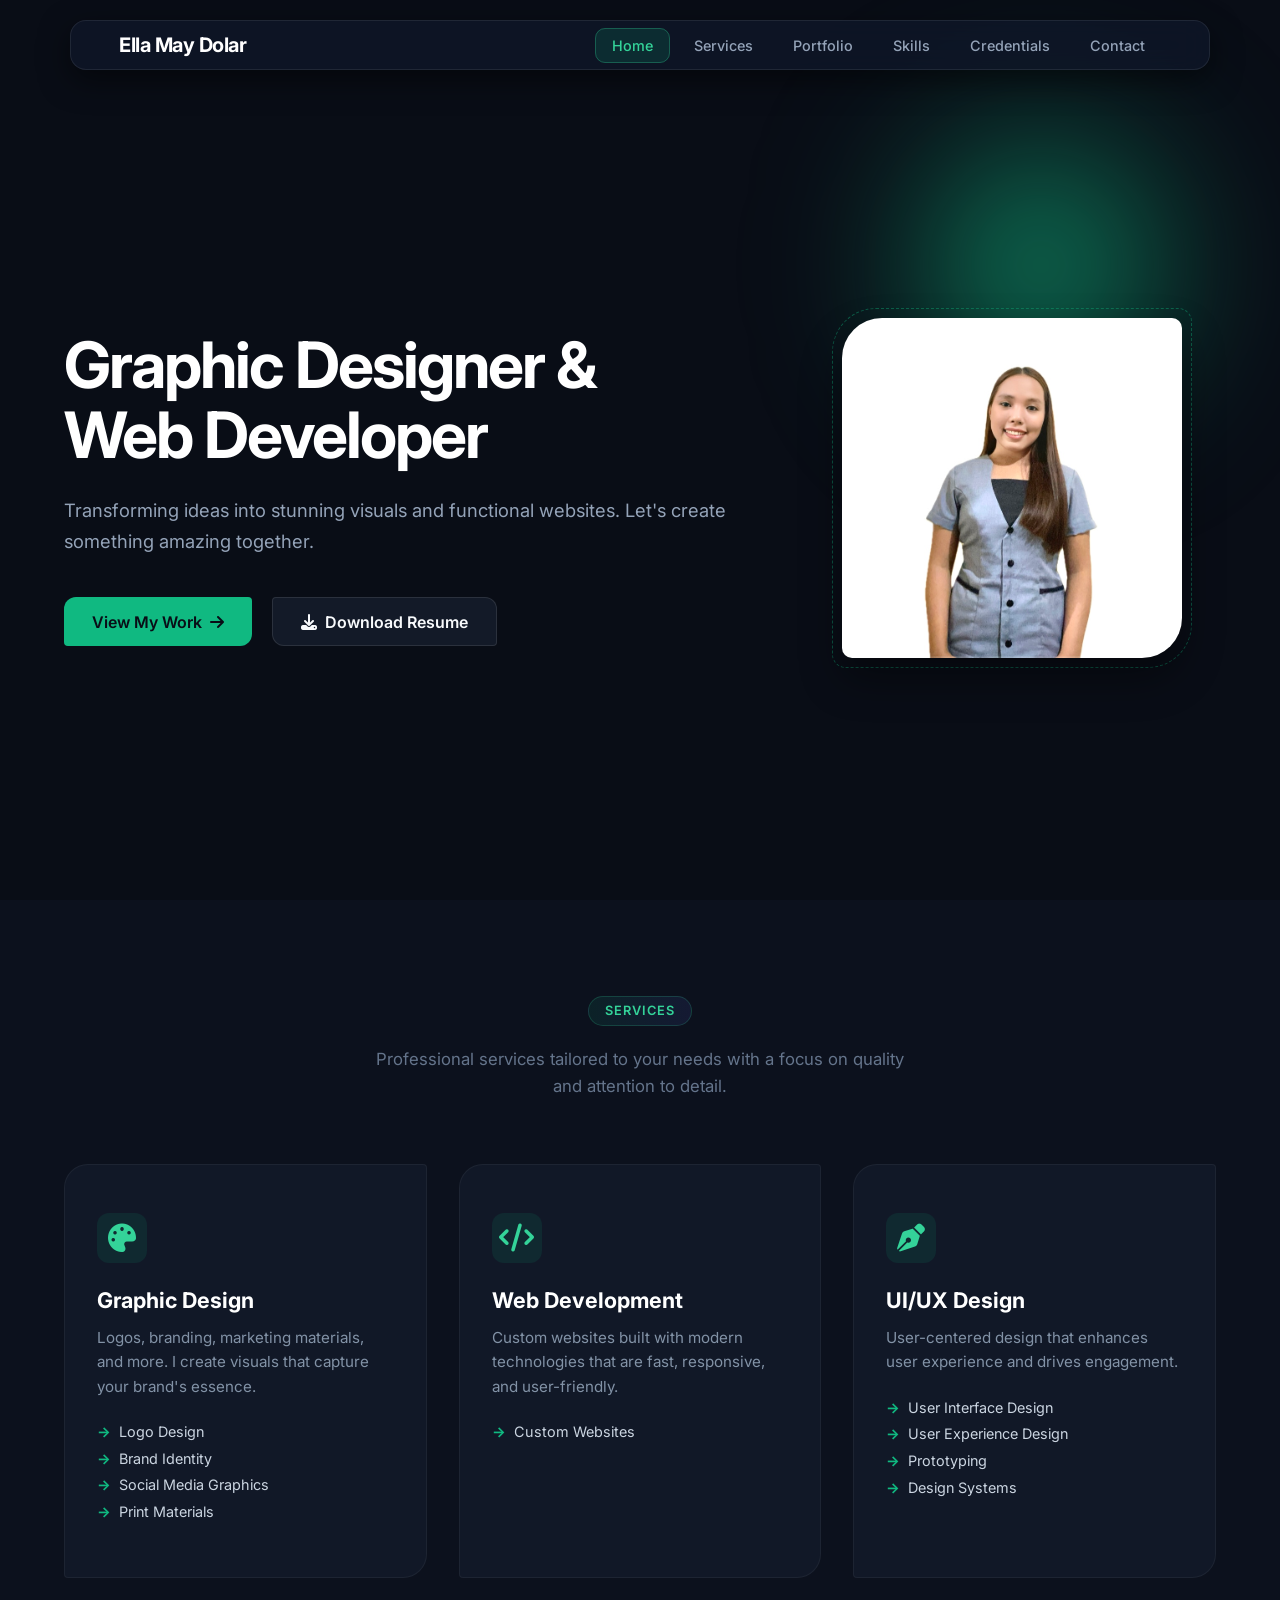
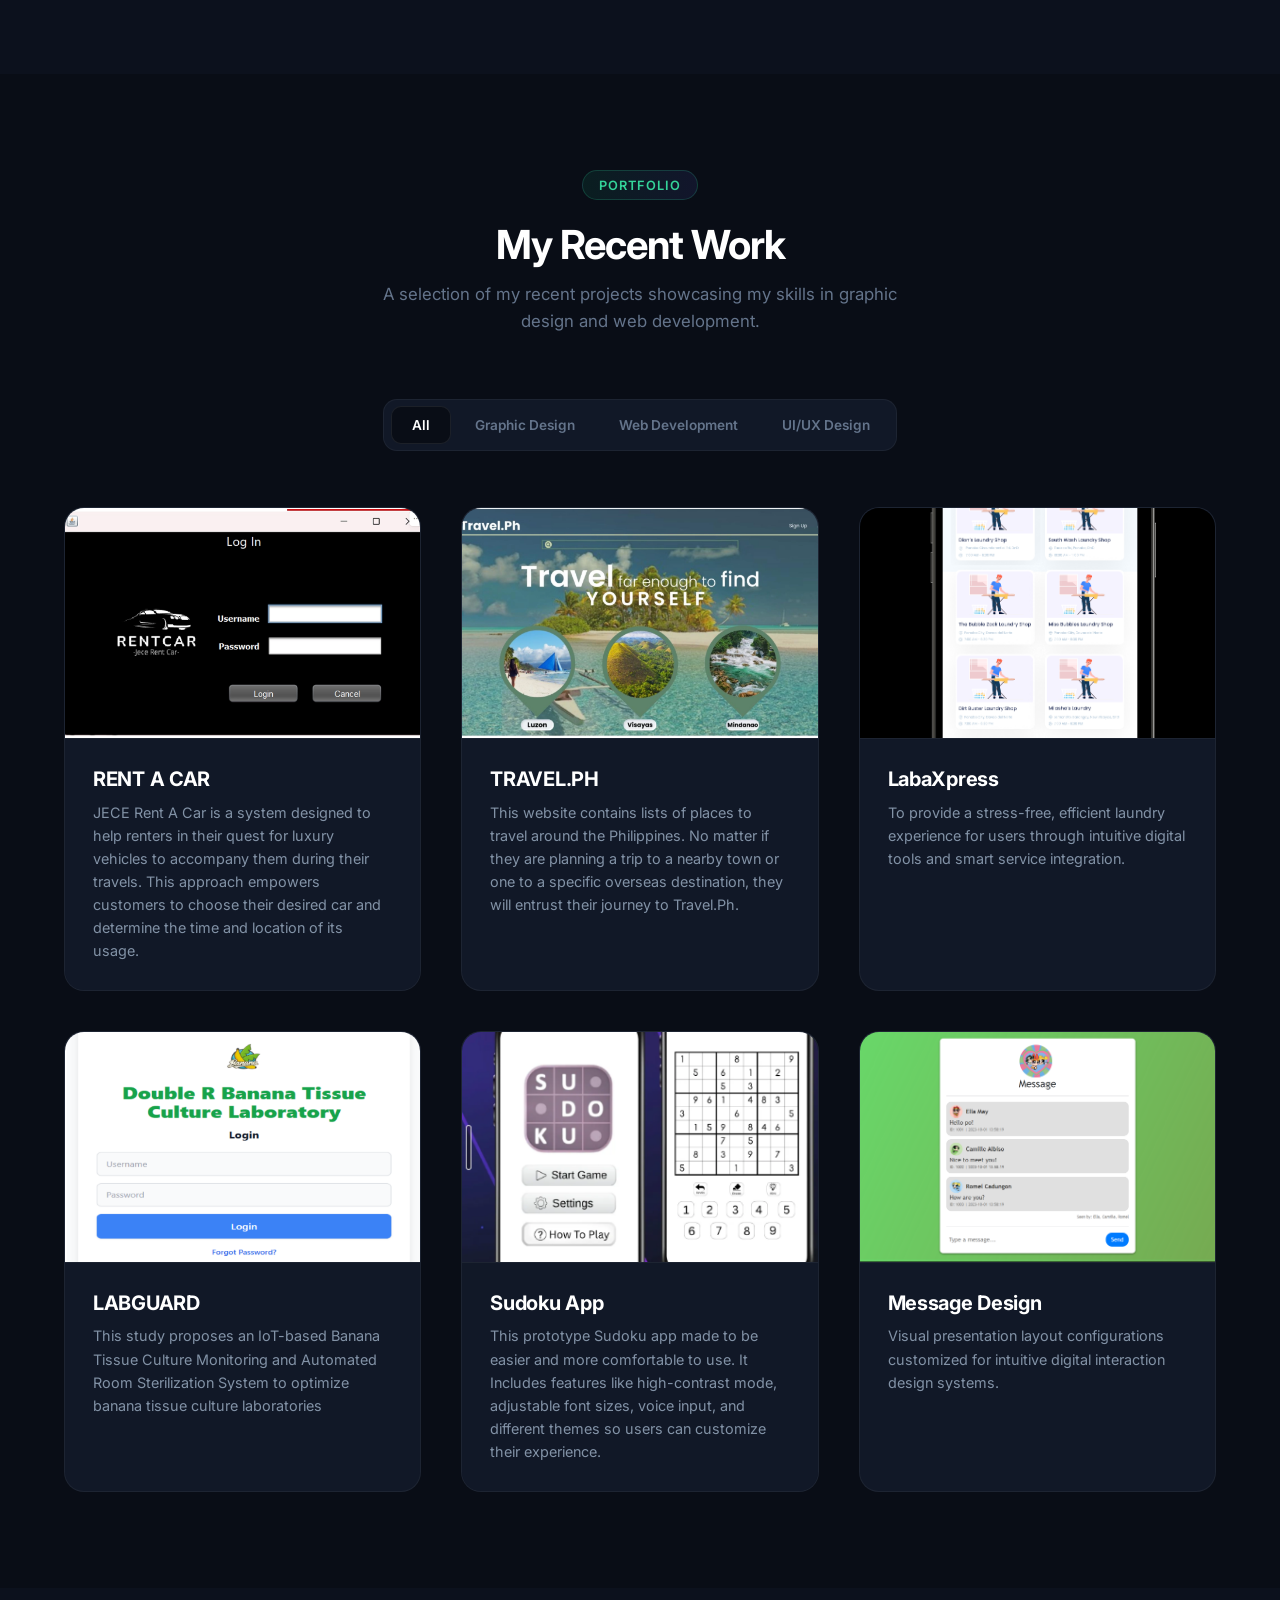
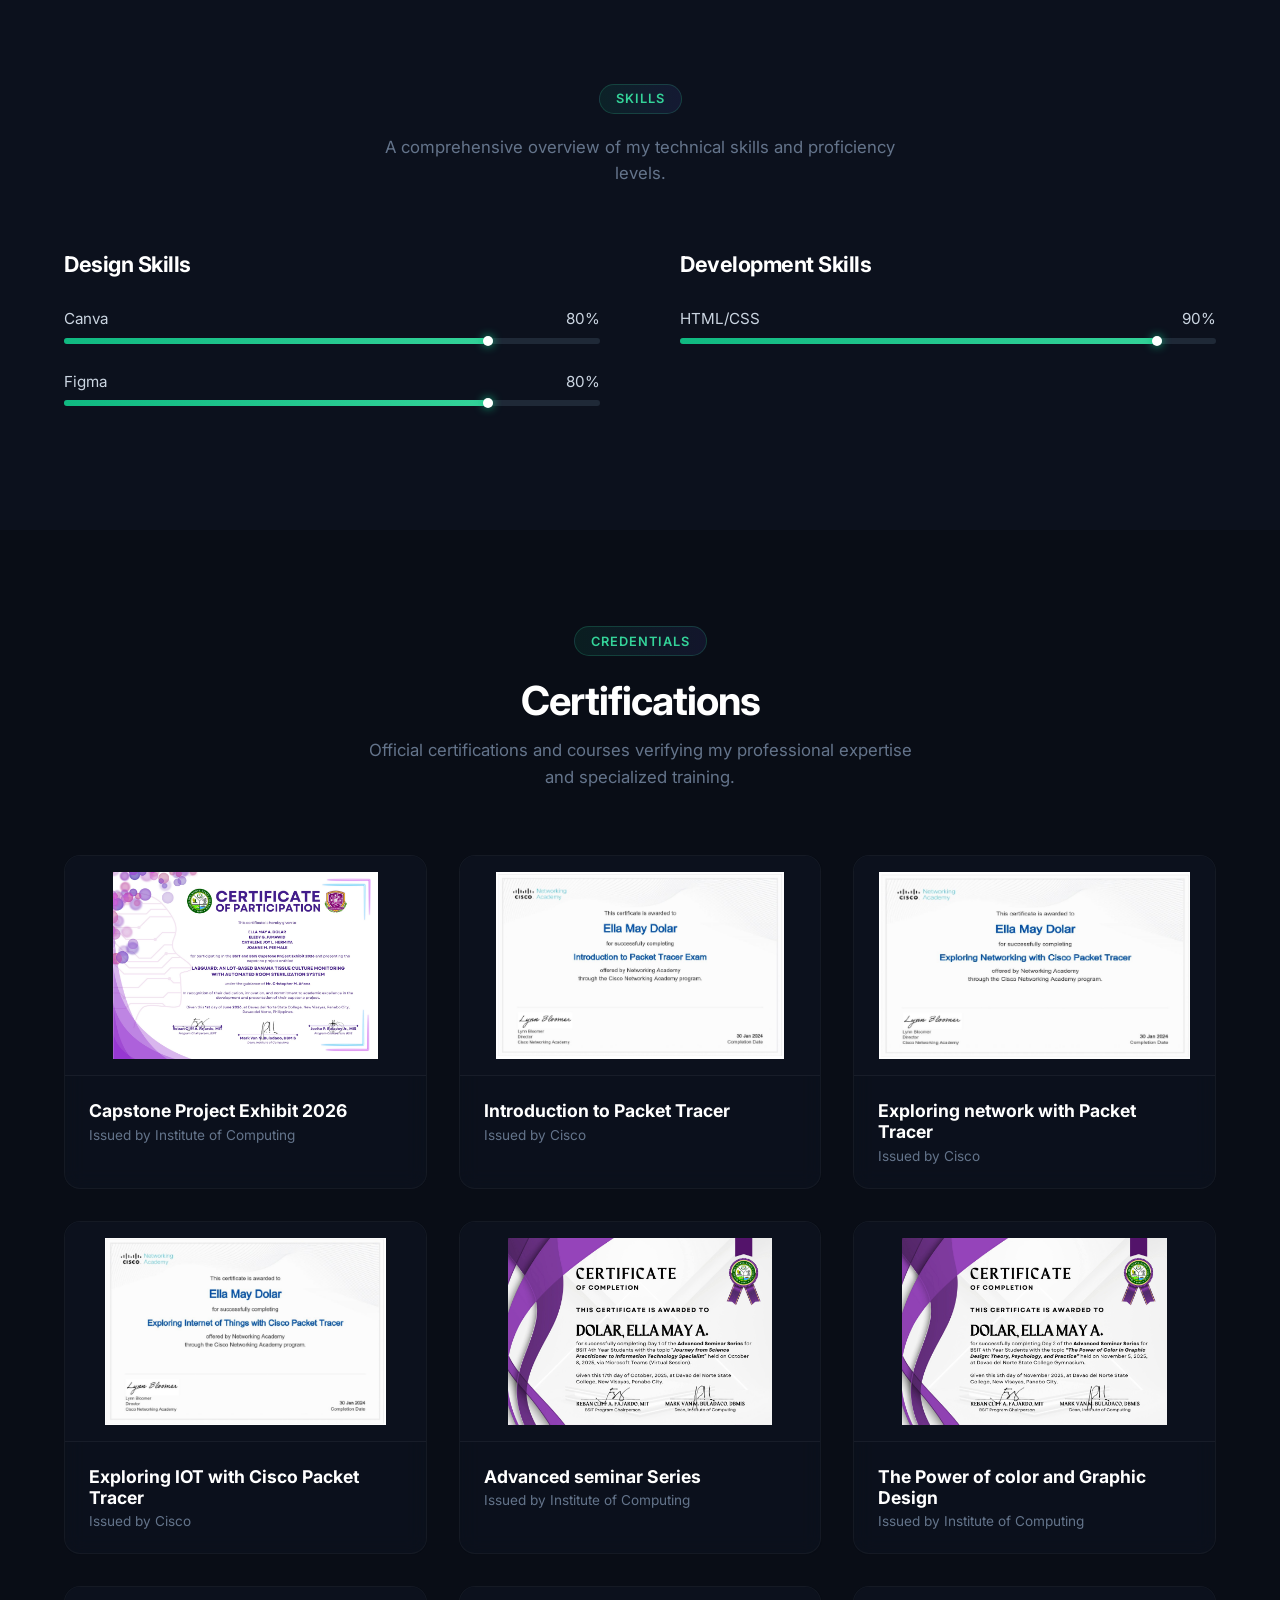
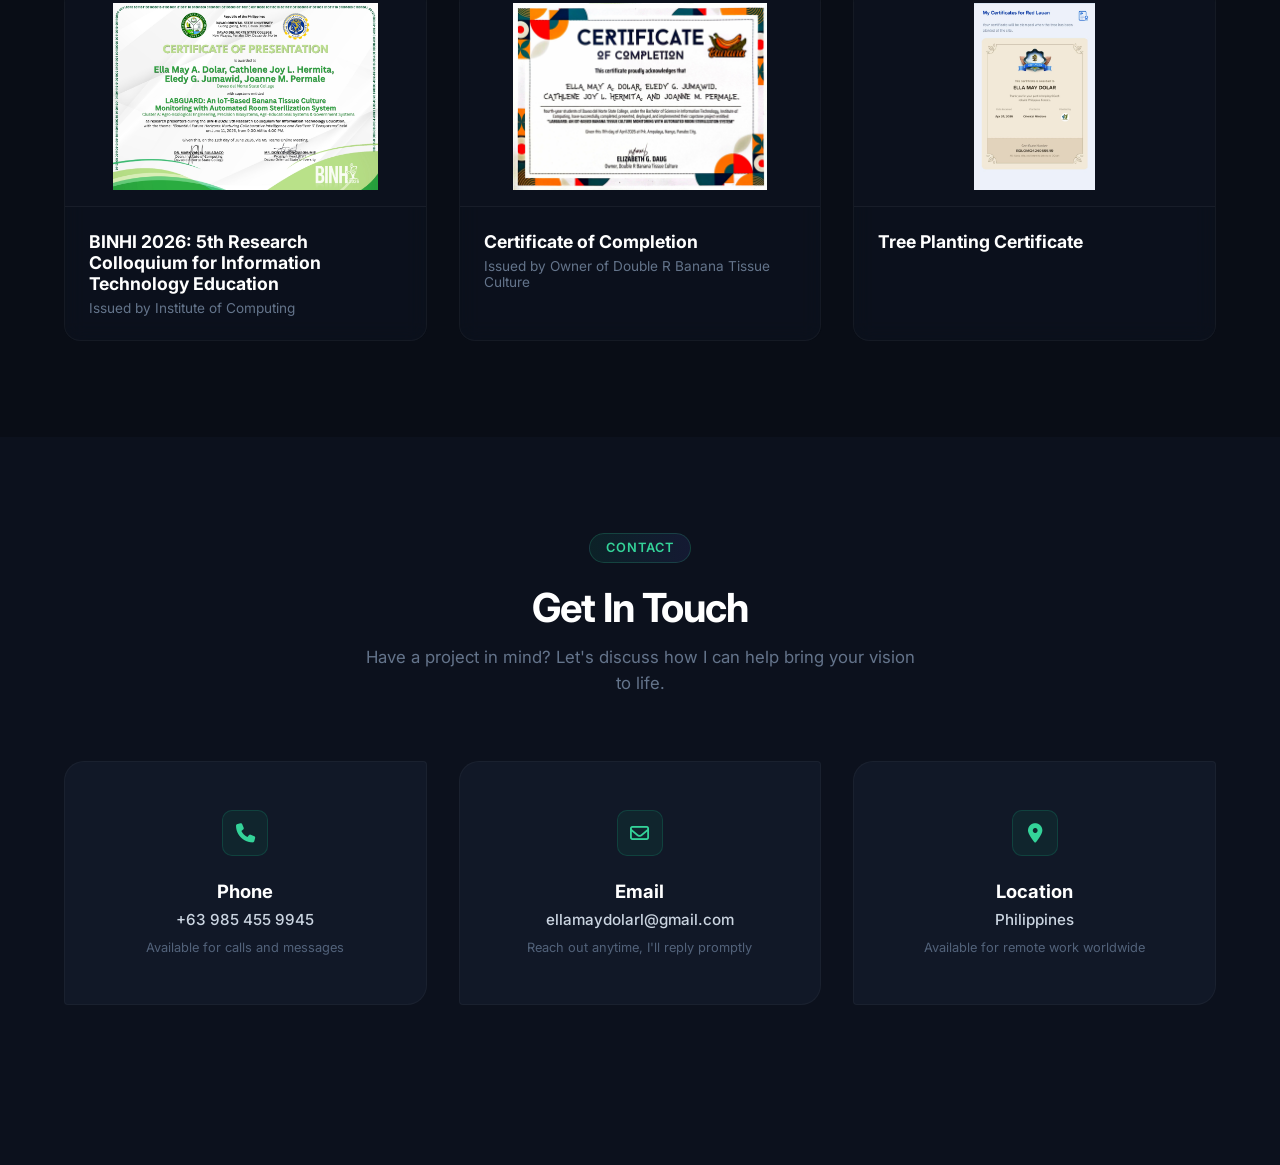
<file: index.html>
<!DOCTYPE html>
<html lang="en">
<head>
    <meta charset="UTF-8">
    <meta name="viewport" content="width=device-width, initial-scale=1.0">
    <title>Ella May A. Dolar | Portfolio</title>
    <link href="https://fonts.googleapis.com/css2?family=Inter:wght@400;500;600;700&display=swap" rel="stylesheet">
    <link rel="stylesheet" href="https://cdnjs.cloudflare.com/ajax/libs/font-awesome/6.4.0/css/all.min.css">
    <link rel="stylesheet" href="style.css">
</head>
<body>

    <nav>
        <div class="container nav-container">
            <div class="logo">Ella May Dolar</div>
            <button class="menu-toggle" id="mobile-menu" aria-label="Toggle navigation">
                <i class="fa-solid fa-bars"></i>
            </button>
            <ul class="nav-links" id="nav-links">
                <li><a href="#home" class="active">Home</a></li>
                <li><a href="#services">Services</a></li>
                <li><a href="#portfolio">Portfolio</a></li>
                <li><a href="#skills">Skills</a></li>
                <li><a href="#credentials">Credentials</a></li>
                <li><a href="#contact">Contact</a></li>
            </ul>
        </div>
    </nav>

    <section id="home">
        <div class="container">
            <div class="hero-grid">
                <div class="hero-text">
                    <h1>Graphic Designer &<br>Web Developer</h1>
                    <p>Transforming ideas into stunning visuals and functional websites. Let's create something amazing together.</p>
                    <div class="hero-buttons">
                        <a href="#portfolio" class="btn-primary">View My Work <i class="fa-solid fa-arrow-right"></i></a>
                        <a href="resume.pdf" class="btn-secondary" download="Ella_May_Dolar_Resume.pdf"><i class="fa-solid fa-download"></i> Download Resume</a>
                    </div>
                </div>
                <div class="hero-avatar-container">
                    <div class="hero-avatar"></div>
                </div>
            </div>
        </div>
    </section>

    <section id="services">
        <div class="container">
            <span class="section-tag">Services</span>
            <p class="section-subtitle">Professional services tailored to your needs with a focus on quality and attention to detail.</p>
            
            <div class="services-grid">
                <div class="service-card">
                    <div class="service-icon"><i class="fa-solid fa-palette"></i></div>
                    <h3>Graphic Design</h3>
                    <p>Logos, branding, marketing materials, and more. I create visuals that capture your brand's essence.</p>
                    <ul class="service-list">
                        <li>Logo Design</li>
                        <li>Brand Identity</li>
                        <li>Social Media Graphics</li>
                        <li>Print Materials</li>
                    </ul>
                </div>

                <div class="service-card">
                    <div class="service-icon"><i class="fa-solid fa-code"></i></div>
                    <h3>Web Development</h3>
                    <p>Custom websites built with modern technologies that are fast, responsive, and user-friendly.</p>
                    <ul class="service-list">
                        <li>Custom Websites</li>
                    </ul>
                </div>

                <div class="service-card">
                    <div class="service-icon"><i class="fa-solid fa-pen-nib"></i></div>
                    <h3>UI/UX Design</h3>
                    <p>User-centered design that enhances user experience and drives engagement.</p>
                    <ul class="service-list">
                        <li>User Interface Design</li>
                        <li>User Experience Design</li>
                        <li>Prototyping</li>
                        <li>Design Systems</li>
                    </ul>
                </div>
            </div>
        </div>
    </section>

    <section id="portfolio">
        <div class="container">
            <span class="section-tag">Portfolio</span>
            <h2 class="section-title">My Recent Work</h2>
            <p class="section-subtitle">A selection of my recent projects showcasing my skills in graphic design and web development.</p>

            <div class="portfolio-filters">
                <button class="filter-btn active">All</button>
                <button class="filter-btn">Graphic Design</button>
                <button class="filter-btn">Web Development</button>
                <button class="filter-btn">UI/UX Design</button>
            </div>

            <div class="portfolio-grid">
                <div class="portfolio-card">
                    <img src="portfolio1.png" alt="Brand Identity Design" class="portfolio-img">
                    <div class="portfolio-info">
                        <h3>RENT A CAR</h3>
                        <p>JECE Rent A Car is a system designed to help renters in their quest for luxury vehicles to accompany them during their travels. This approach empowers customers to choose their desired car and determine the time and location of its usage.</p>
                    </div>
                </div>

                <div class="portfolio-card">
                    <img src="portfolio2.png" alt="E-commerce Website" class="portfolio-img">
                    <div class="portfolio-info">
                        <h3>TRAVEL.PH</h3>
                        <p>This website contains lists of places to travel around the Philippines. No matter if they are planning a trip to a nearby town or one to a specific overseas destination, they will entrust their journey to Travel.Ph.</p>
                    </div>
                </div>

                <div class="portfolio-card">
                    <img src="portfolio3.png" alt="Mobile App UI Design" class="portfolio-img">
                    <div class="portfolio-info">
                        <h3>LabaXpress</h3>
                        <p>To provide a stress-free, efficient laundry experience for users through intuitive digital tools and smart service integration.</p>
                    </div>
                </div>

                <div class="portfolio-card">
                    <img src="portfolio4.png" alt="Corporate Landing Page" class="portfolio-img">
                    <div class="portfolio-info">
                        <h3>LABGUARD</h3>
                        <p>This study proposes an IoT-based Banana Tissue Culture Monitoring and Automated Room Sterilization System to optimize banana tissue culture laboratories</p>
                    </div>
                </div>

                <div class="portfolio-card">
                    <img src="portfolio5.png" alt="Social Media Kit" class="portfolio-img">
                    <div class="portfolio-info">
                        <h3>Sudoku App</h3>
                        <p>This prototype Sudoku app made to be easier and more comfortable to use. It Includes features like high-contrast mode, adjustable font sizes, voice input, and different themes so users can customize their experience.</p>
                    </div>
                </div>

                <div class="portfolio-card">
                    <img src="portfolio6.png" alt="SaaS Dashboard Mockup" class="portfolio-img">
                    <div class="portfolio-info">
                        <h3>Message Design</h3>
                        <p>Visual presentation layout configurations customized for intuitive digital interaction design systems.</p>
                    </div>
                </div>
            </div>
        </div>
    </section>

    <section id="skills">
        <div class="container">
            <span class="section-tag">Skills</span>
            <p class="section-subtitle">A comprehensive overview of my technical skills and proficiency levels.</p>

            <div class="skills-container">
                <div class="skills-column">
                    <h3>Design Skills</h3>
                    <div class="skill-item">
                        <div class="skill-info"><span>Canva</span><span>80%</span></div>
                        <div class="skill-bar-back"><div class="skill-bar-front" style="width: 80%;"></div></div>
                    </div>
                    <div class="skill-item">
                        <div class="skill-info"><span>Figma</span><span>80%</span></div>
                        <div class="skill-bar-back"><div class="skill-bar-front" style="width: 80%;"></div></div>
                    </div>
                </div>

                <div class="skills-column">
                    <h3>Development Skills</h3>
                    <div class="skill-item">
                        <div class="skill-info"><span>HTML/CSS</span><span>90%</span></div>
                        <div class="skill-bar-back"><div class="skill-bar-front" style="width: 90%;"></div></div>
                    </div>
                </div>
            </div>
        </div>
    </section>

    <section id="credentials">
        <div class="container">
            <span class="section-tag">Credentials</span>
            <h2 class="section-title">Certifications</h2>
            <p class="section-subtitle">Official certifications and courses verifying my professional expertise and specialized training.</p>

            <div class="credentials-grid">
                <div class="credential-card">
                    <img src="certificate1.jpg" alt="Certificate 1" class="credential-img">
                    <div class="credential-info">
                        <h3>Capstone Project Exhibit 2026</h3>
                        <p>Issued by Institute of Computing</p>
                    </div>
                </div>

                <div class="credential-card">
                    <img src="certificate2.png" alt="Certificate 2" class="credential-img">
                    <div class="credential-info">
                        <h3>Introduction to Packet Tracer</h3>
                        <p>Issued by Cisco</p>
                    </div>
                </div>

                <div class="credential-card">
                    <img src="certificate3.png" alt="Certificate 3" class="credential-img">
                    <div class="credential-info">
                        <h3>Exploring network with Packet Tracer</h3>
                        <p>Issued by Cisco</p>
                    </div>
                </div>

                <div class="credential-card">
                    <img src="certificate4.png" alt="Certificate 4" class="credential-img">
                    <div class="credential-info">
                        <h3>Exploring IOT with Cisco Packet Tracer</h3>
                        <p>Issued by Cisco</p>
                    </div>
                </div>

                <div class="credential-card">
                    <img src="certificate5.jpg" alt="Certificate 5" class="credential-img">
                    <div class="credential-info">
                        <h3>Advanced seminar Series</h3>
                        <p>Issued by Institute of Computing</p>
                    </div>
                </div>

                <div class="credential-card">
                    <img src="certificate6.jpg" alt="Certificate 6" class="credential-img">
                    <div class="credential-info">
                        <h3>The Power of color and Graphic Design</h3>
                        <p>Issued by Institute of Computing</p>
                    </div>
                </div>

                <div class="credential-card">
                    <img src="certificate7.jpg" alt="Certificate 7" class="credential-img">
                    <div class="credential-info">
                        <h3>BINHI 2026: 5th Research Colloquium for Information Technology Education</h3>
                        <p>Issued by Institute of Computing</p>
                    </div>
                </div>

                <div class="credential-card">
                    <img src="certificate8.jpg" alt="Certificate 8" class="credential-img">
                    <div class="credential-info">
                        <h3>Certificate of Completion</h3>
                        <p>Issued by Owner of Double R Banana Tissue Culture</p>
                    </div>
                </div>

                <div class="credential-card">
                    <img src="certificate9.jpg" alt="Certificate 9" class="credential-img">
                    <div class="credential-info">
                        <h3>Tree Planting Certificate</h3>
                    </div>
                </div>
            </div>
        </div>
    </section>

    <section id="contact">
        <div class="container">
            <span class="section-tag">Contact</span>
            <h2 class="section-title">Get In Touch</h2>
            <p class="section-subtitle">Have a project in mind? Let's discuss how I can help bring your vision to life.</p>

            <div class="contact-grid">
                <div class="contact-card">
                    <div class="contact-icon-wrapper"><i class="fa-solid fa-phone"></i></div>
                    <h3>Phone</h3>
                    <p>+63 985 455 9945</p>
                    <span>Available for calls and messages</span>
                </div>

                <div class="contact-card">
                    <div class="contact-icon-wrapper"><i class="fa-regular fa-envelope"></i></div>
                    <h3>Email</h3>
                    <p>ellamaydolarl@gmail.com</p>
                    <span>Reach out anytime, I'll reply promptly</span>
                </div>

                <div class="contact-card">
                    <div class="contact-icon-wrapper"><i class="fa-solid fa-location-dot"></i></div>
                    <h3>Location</h3>
                    <p>Philippines</p>
                    <span>Available for remote work worldwide</span>
                </div>
            </div>
        </div>
    </section>

    <script>
        const links = document.querySelectorAll('.nav-links a');
        links.forEach(link => {
            link.addEventListener('click', function() {
                links.forEach(l => l.classList.remove('active'));
                this.classList.add('active');
                
                const navLinks = document.getElementById('nav-links');
                if(navLinks.classList.contains('open')) {
                    navLinks.classList.remove('open');
                }
            });
        });

        const mobileMenu = document.getElementById('mobile-menu');
        const navLinks = document.getElementById('nav-links');

        mobileMenu.addEventListener('click', () => {
            navLinks.classList.toggle('open');
        });
    </script>
</body>
</html>
</file>
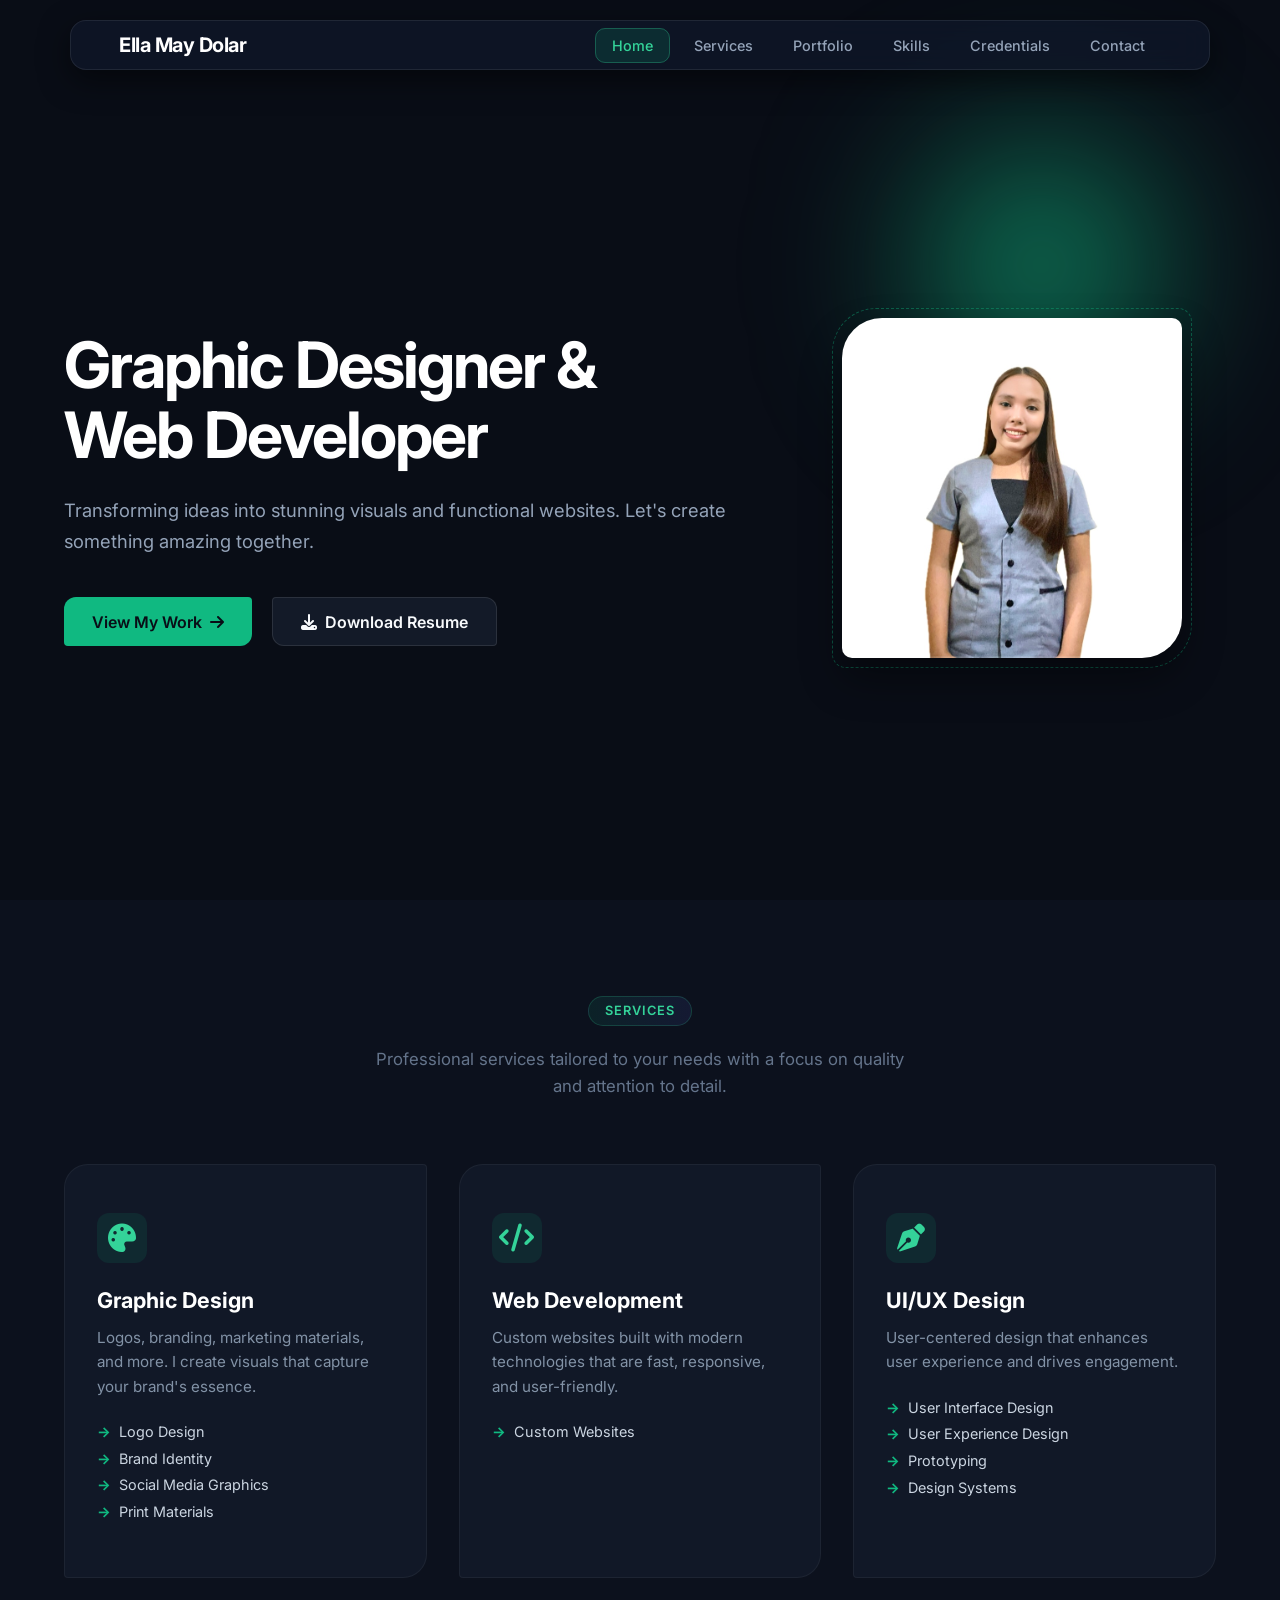
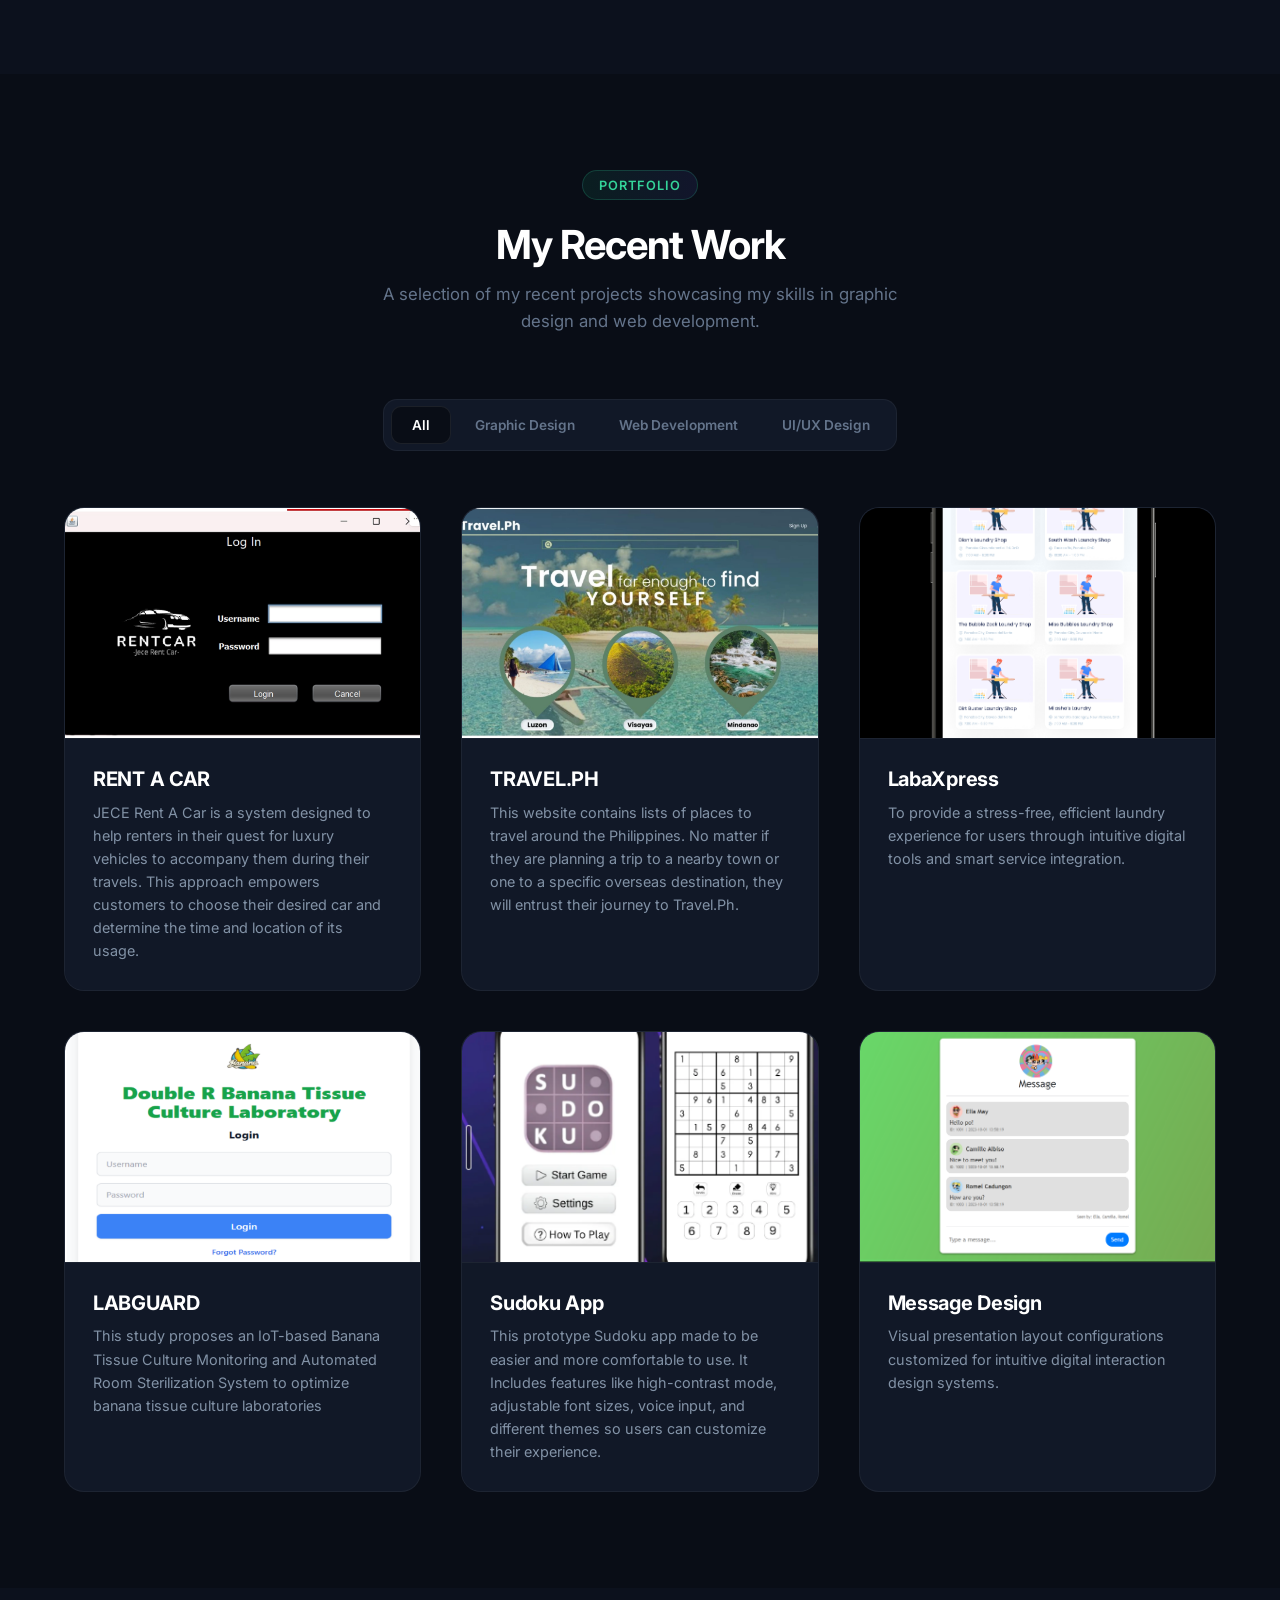
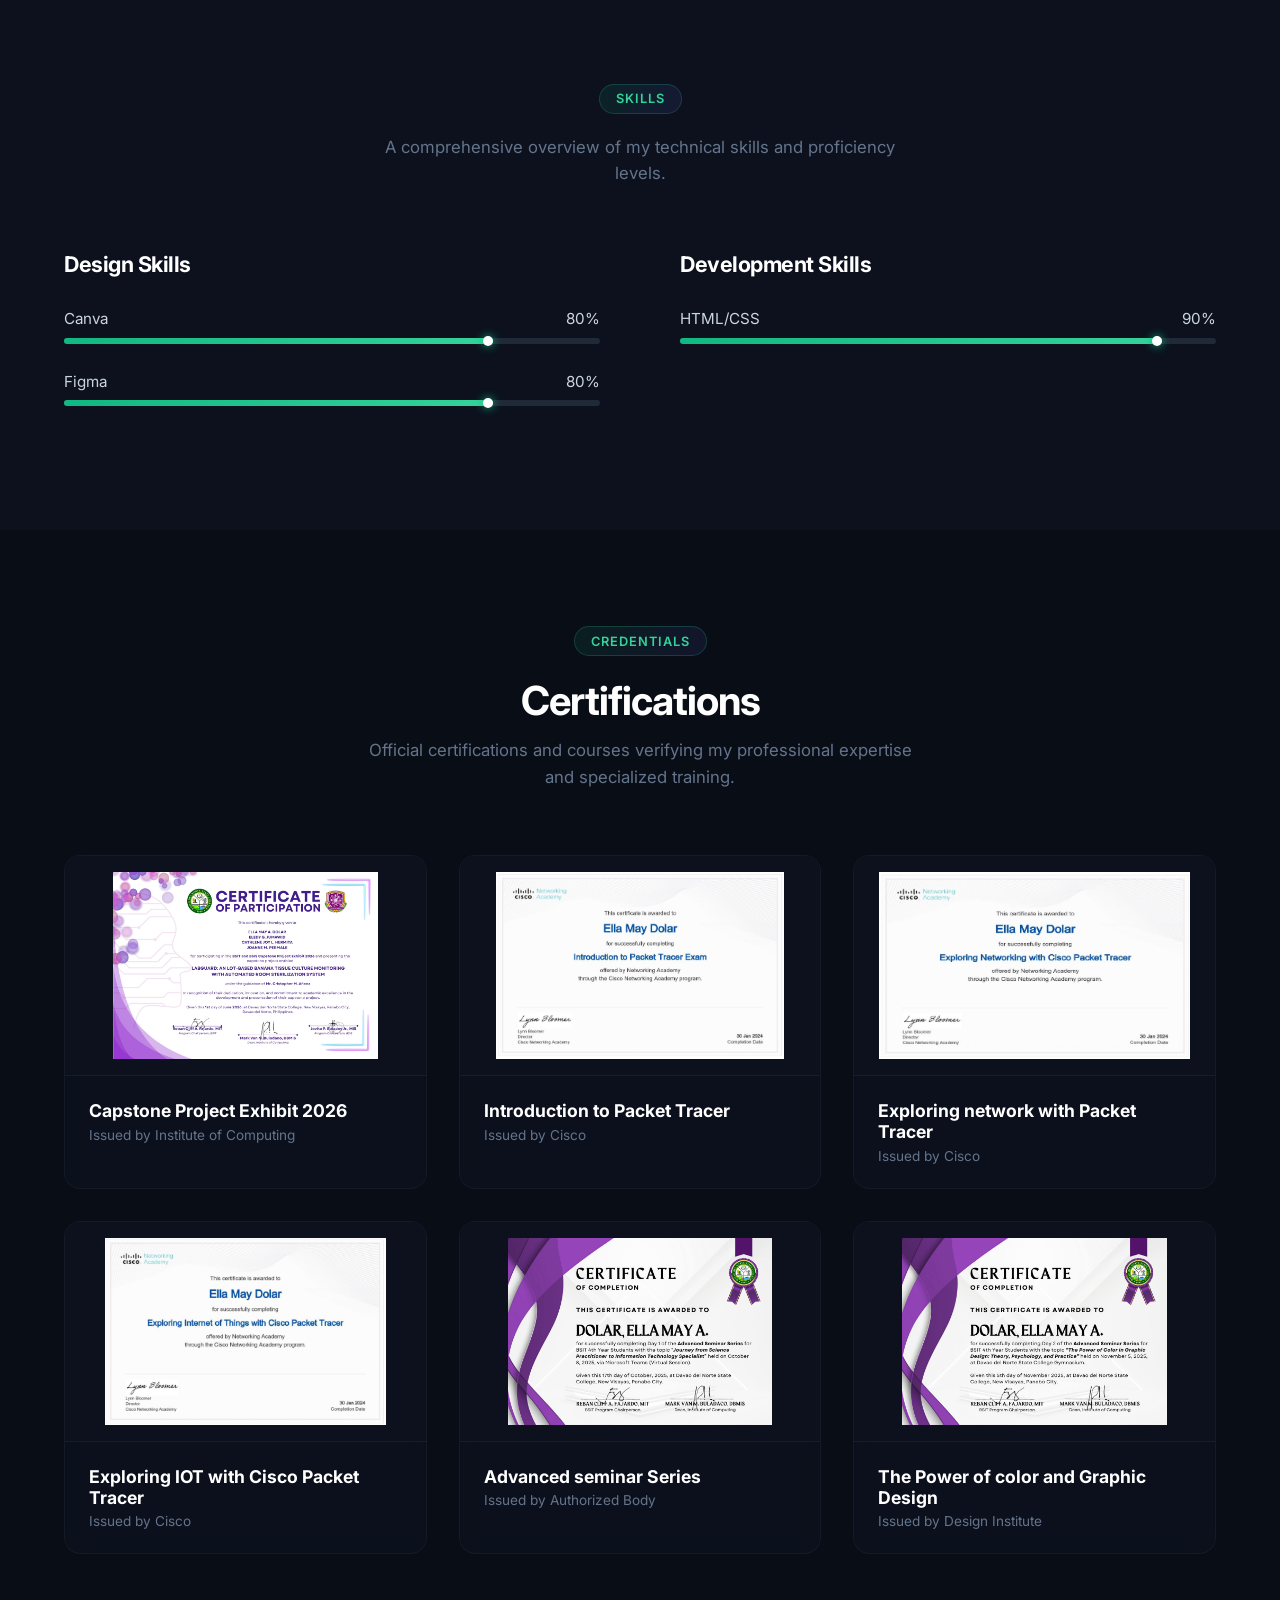
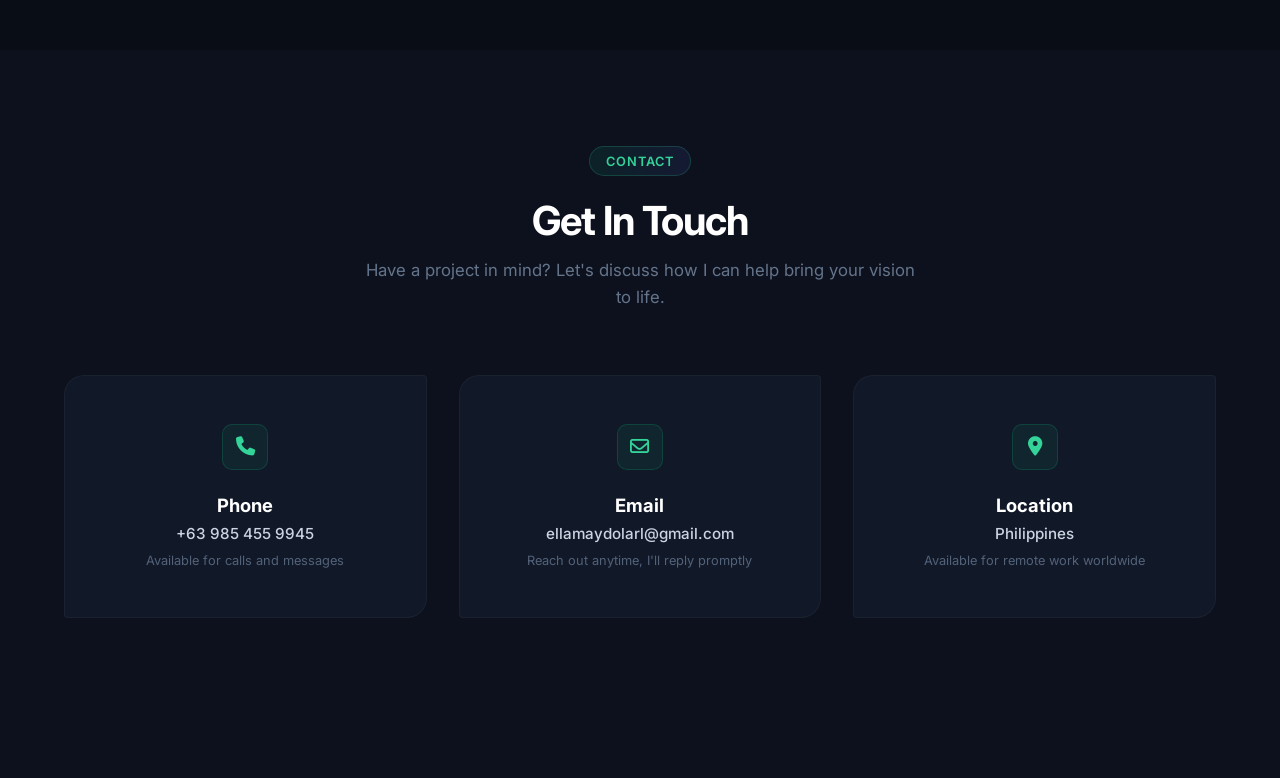
<file: my portfolio/index.html>
<!DOCTYPE html>
<html lang="en">
<head>
    <meta charset="UTF-8">
    <meta name="viewport" content="width=device-width, initial-scale=1.0">
    <title>Ella May A. Dolar | Portfolio</title>
    <link href="https://fonts.googleapis.com/css2?family=Inter:wght@400;500;600;700&display=swap" rel="stylesheet">
    <link rel="stylesheet" href="https://cdnjs.cloudflare.com/ajax/libs/font-awesome/6.4.0/css/all.min.css">
    <link rel="stylesheet" href="style.css">
</head>
<body>

    <nav>
        <div class="container nav-container">
            <div class="logo">Ella May Dolar</div>
            <button class="menu-toggle" id="mobile-menu" aria-label="Toggle navigation">
                <i class="fa-solid fa-bars"></i>
            </button>
            <ul class="nav-links" id="nav-links">
                <li><a href="#home" class="active">Home</a></li>
                <li><a href="#services">Services</a></li>
                <li><a href="#portfolio">Portfolio</a></li>
                <li><a href="#skills">Skills</a></li>
                <li><a href="#credentials">Credentials</a></li>
                <li><a href="#contact">Contact</a></li>
            </ul>
        </div>
    </nav>

    <section id="home">
        <div class="container">
            <div class="hero-grid">
                <div class="hero-text">
                    <h1>Graphic Designer &<br>Web Developer</h1>
                    <p>Transforming ideas into stunning visuals and functional websites. Let's create something amazing together.</p>
                    <div class="hero-buttons">
                        <a href="#portfolio" class="btn-primary">View My Work <i class="fa-solid fa-arrow-right"></i></a>
                        <a href="resume.pdf" class="btn-secondary" download="Ella_May_Dolar_Resume.pdf"><i class="fa-solid fa-download"></i> Download Resume</a>
                    </div>
                </div>
                <div class="hero-avatar-container">
                    <div class="hero-avatar"></div>
                </div>
            </div>
        </div>
    </section>

    <section id="services">
        <div class="container">
            <span class="section-tag">Services</span>
            <p class="section-subtitle">Professional services tailored to your needs with a focus on quality and attention to detail.</p>
            
            <div class="services-grid">
                <div class="service-card">
                    <div class="service-icon"><i class="fa-solid fa-palette"></i></div>
                    <h3>Graphic Design</h3>
                    <p>Logos, branding, marketing materials, and more. I create visuals that capture your brand's essence.</p>
                    <ul class="service-list">
                        <li>Logo Design</li>
                        <li>Brand Identity</li>
                        <li>Social Media Graphics</li>
                        <li>Print Materials</li>
                    </ul>
                </div>

                <div class="service-card">
                    <div class="service-icon"><i class="fa-solid fa-code"></i></div>
                    <h3>Web Development</h3>
                    <p>Custom websites built with modern technologies that are fast, responsive, and user-friendly.</p>
                    <ul class="service-list">
                        <li>Custom Websites</li>
                    </ul>
                </div>

                <div class="service-card">
                    <div class="service-icon"><i class="fa-solid fa-pen-nib"></i></div>
                    <h3>UI/UX Design</h3>
                    <p>User-centered design that enhances user experience and drives engagement.</p>
                    <ul class="service-list">
                        <li>User Interface Design</li>
                        <li>User Experience Design</li>
                        <li>Prototyping</li>
                        <li>Design Systems</li>
                    </ul>
                </div>
            </div>
        </div>
    </section>

    <section id="portfolio">
        <div class="container">
            <span class="section-tag">Portfolio</span>
            <h2 class="section-title">My Recent Work</h2>
            <p class="section-subtitle">A selection of my recent projects showcasing my skills in graphic design and web development.</p>

            <div class="portfolio-filters">
                <button class="filter-btn active">All</button>
                <button class="filter-btn">Graphic Design</button>
                <button class="filter-btn">Web Development</button>
                <button class="filter-btn">UI/UX Design</button>
            </div>

            <div class="portfolio-grid">
                <div class="portfolio-card">
                    <img src="portfolio1.png" alt="Brand Identity Design" class="portfolio-img">
                    <div class="portfolio-info">
                        <h3>RENT A CAR</h3>
                        <p>JECE Rent A Car is a system designed to help renters in their quest for luxury vehicles to accompany them during their travels. This approach empowers customers to choose their desired car and determine the time and location of its usage.</p>
                    </div>
                </div>

                <div class="portfolio-card">
                    <img src="portfolio2.png" alt="E-commerce Website" class="portfolio-img">
                    <div class="portfolio-info">
                        <h3>TRAVEL.PH</h3>
                        <p>This website contains lists of places to travel around the Philippines. No matter if they are planning a trip to a nearby town or one to a specific overseas destination, they will entrust their journey to Travel.Ph.</p>
                    </div>
                </div>

                <div class="portfolio-card">
                    <img src="portfolio3.png" alt="Mobile App UI Design" class="portfolio-img">
                    <div class="portfolio-info">
                        <h3>LabaXpress</h3>
                        <p>To provide a stress-free, efficient laundry experience for users through intuitive digital tools and smart service integration.</p>
                    </div>
                </div>

                <div class="portfolio-card">
                    <img src="portfolio4.png" alt="Corporate Landing Page" class="portfolio-img">
                    <div class="portfolio-info">
                        <h3>LABGUARD</h3>
                        <p>This study proposes an IoT-based Banana Tissue Culture Monitoring and Automated Room Sterilization System to optimize banana tissue culture laboratories</p>
                    </div>
                </div>

                <div class="portfolio-card">
                    <img src="portfolio5.png" alt="Social Media Kit" class="portfolio-img">
                    <div class="portfolio-info">
                        <h3>Sudoku App</h3>
                        <p>This prototype Sudoku app made to be easier and more comfortable to use. It Includes features like high-contrast mode, adjustable font sizes, voice input, and different themes so users can customize their experience.</p>
                    </div>
                </div>

                <div class="portfolio-card">
                    <img src="portfolio6.png" alt="SaaS Dashboard Mockup" class="portfolio-img">
                    <div class="portfolio-info">
                        <h3>Message Design</h3>
                        <p>Visual presentation layout configurations customized for intuitive digital interaction design systems.</p>
                    </div>
                </div>
            </div>
        </div>
    </section>

    <section id="skills">
        <div class="container">
            <span class="section-tag">Skills</span>
            <p class="section-subtitle">A comprehensive overview of my technical skills and proficiency levels.</p>

            <div class="skills-container">
                <div class="skills-column">
                    <h3>Design Skills</h3>
                    <div class="skill-item">
                        <div class="skill-info"><span>Canva</span><span>80%</span></div>
                        <div class="skill-bar-back"><div class="skill-bar-front" style="width: 80%;"></div></div>
                    </div>
                    <div class="skill-item">
                        <div class="skill-info"><span>Figma</span><span>80%</span></div>
                        <div class="skill-bar-back"><div class="skill-bar-front" style="width: 80%;"></div></div>
                    </div>
                </div>

                <div class="skills-column">
                    <h3>Development Skills</h3>
                    <div class="skill-item">
                        <div class="skill-info"><span>HTML/CSS</span><span>90%</span></div>
                        <div class="skill-bar-back"><div class="skill-bar-front" style="width: 90%;"></div></div>
                    </div>
                </div>
            </div>
        </div>
    </section>

    <section id="credentials">
        <div class="container">
            <span class="section-tag">Credentials</span>
            <h2 class="section-title">Certifications</h2>
            <p class="section-subtitle">Official certifications and courses verifying my professional expertise and specialized training.</p>

            <div class="credentials-grid">
                <div class="credential-card">
                    <img src="certificate1.jpg" alt="Certificate 1" class="credential-img">
                    <div class="credential-info">
                        <h3>Capstone Project Exhibit 2026</h3>
                        <p>Issued by Institute of Computing</p>
                    </div>
                </div>

                <div class="credential-card">
                    <img src="certificate2.png" alt="Certificate 2" class="credential-img">
                    <div class="credential-info">
                        <h3>Introduction to Packet Tracer</h3>
                        <p>Issued by Cisco</p>
                    </div>
                </div>

                <div class="credential-card">
                    <img src="certificate3.png" alt="Certificate 3" class="credential-img">
                    <div class="credential-info">
                        <h3>Exploring network with Packet Tracer</h3>
                        <p>Issued by Cisco</p>
                    </div>
                </div>

                <div class="credential-card">
                    <img src="certificate4.png" alt="Certificate 4" class="credential-img">
                    <div class="credential-info">
                        <h3>Exploring IOT with Cisco Packet Tracer</h3>
                        <p>Issued by Cisco</p>
                    </div>
                </div>

                <div class="credential-card">
                    <img src="certificate5.jpg" alt="Certificate 5" class="credential-img">
                    <div class="credential-info">
                        <h3>Advanced seminar Series</h3>
                        <p>Issued by Authorized Body</p>
                    </div>
                </div>

                <div class="credential-card">
                    <img src="certificate6.jpg" alt="Certificate 6" class="credential-img">
                    <div class="credential-info">
                        <h3>The Power of color and Graphic Design</h3>
                        <p>Issued by Design Institute</p>
                    </div>
                </div>
            </div>
        </div>
    </section>

    <section id="contact">
        <div class="container">
            <span class="section-tag">Contact</span>
            <h2 class="section-title">Get In Touch</h2>
            <p class="section-subtitle">Have a project in mind? Let's discuss how I can help bring your vision to life.</p>

            <div class="contact-grid">
                <div class="contact-card">
                    <div class="contact-icon-wrapper"><i class="fa-solid fa-phone"></i></div>
                    <h3>Phone</h3>
                    <p>+63 985 455 9945</p>
                    <span>Available for calls and messages</span>
                </div>

                <div class="contact-card">
                    <div class="contact-icon-wrapper"><i class="fa-regular fa-envelope"></i></div>
                    <h3>Email</h3>
                    <p>ellamaydolarl@gmail.com</p>
                    <span>Reach out anytime, I'll reply promptly</span>
                </div>

                <div class="contact-card">
                    <div class="contact-icon-wrapper"><i class="fa-solid fa-location-dot"></i></div>
                    <h3>Location</h3>
                    <p>Philippines</p>
                    <span>Available for remote work worldwide</span>
                </div>
            </div>
        </div>
    </section>

    <script>
        // Smooth Active State Navbar Link Swapping
        const links = document.querySelectorAll('.nav-links a');
        links.forEach(link => {
            link.addEventListener('click', function() {
                links.forEach(l => l.classList.remove('active'));
                this.classList.add('active');
                
                // Auto-close menu on mobile after clicking a link
                const navLinks = document.getElementById('nav-links');
                if(navLinks.classList.contains('open')) {
                    navLinks.classList.remove('open');
                }
            });
        });

        // Responsive Hamburger Toggle
        const mobileMenu = document.getElementById('mobile-menu');
        const navLinks = document.getElementById('nav-links');

        mobileMenu.addEventListener('click', () => {
            navLinks.classList.toggle('open');
        });
    </script>
</body>
</html>
</file>
<file: style.css>
/* ==========================================================================
   1. RESET, BASE VARIABLES, & CUSTOM ANIMATIONS
   ========================================================================== */
* {
    box-sizing: border-box;
    margin: 0;
    padding: 0;
    font-family: 'Inter', sans-serif;
}

html {
    scroll-behavior: smooth;
}

body {
    color: #e2e8f0;
    background-color: #090d16; /* Ultra dark obsidian base */
    overflow-x: hidden;
    -webkit-font-smoothing: antialiased;
}

.container {
    max-width: 1200px;
    margin: 0 auto;
    padding: 0 1.5rem;
}

@keyframes ambientGlow {
    0% { opacity: 0.3; }
    50% { opacity: 0.6; }
    100% { opacity: 0.3; }
}

/* ==========================================================================
   2. UNIQUE ASYMMETRIC NAVIGATION
   ========================================================================== */
nav {
    position: fixed;
    top: 1.25rem; /* Floating nav design */
    left: 50%;
    transform: translateX(-50%);
    width: calc(100% - 3rem);
    max-width: 1140px;
    background: rgba(15, 23, 42, 0.75); 
    backdrop-filter: blur(16px);
    -webkit-backdrop-filter: blur(16px);
    border: 1px solid rgba(255, 255, 255, 0.08);
    border-radius: 16px; /* Pill layout */
    z-index: 1000;
    padding: 0.75rem 1.5rem;
    box-shadow: 0 10px 30px rgba(0, 0, 0, 0.5);
}

.nav-container {
    display: flex;
    justify-content: space-between;
    align-items: center;
}

.logo {
    font-size: 1.25rem;
    font-weight: 700;
    color: #ffffff;
    letter-spacing: -0.5px;
}

.nav-links {
    display: flex;
    align-items: center;
    list-style: none;
    gap: 0.5rem;
}

.nav-links a {
    text-decoration: none;
    color: #94a3b8;
    font-size: 0.9rem;
    font-weight: 500;
    padding: 0.5rem 1rem;
    border-radius: 10px;
    transition: all 0.25s cubic-bezier(0.4, 0, 0.2, 1);
}

.nav-links a.active, .nav-links a:hover {
    background-color: rgba(16, 185, 129, 0.15);
    color: #34d399;
    border: 1px solid rgba(52, 211, 153, 0.3);
}

.menu-toggle {
    display: none;
    background: none;
    border: none;
    font-size: 1.5rem;
    color: #ffffff;
    cursor: pointer;
}

/* ==========================================================================
   3. NEO-BRUTALISM GLOBAL COMPONENTS
   ========================================================================== */
.section-tag {
    background: linear-gradient(90deg, rgba(16, 185, 129, 0.1), rgba(99, 102, 241, 0.1));
    color: #34d399;
    padding: 0.4rem 1rem;
    border-radius: 30px;
    font-size: 0.8rem;
    font-weight: 600;
    letter-spacing: 1px;
    text-transform: uppercase;
    display: inline-block;
    margin-bottom: 1.25rem;
    border: 1px solid rgba(52, 211, 153, 0.2);
}

.section-title {
    font-size: 2.5rem;
    font-weight: 700;
    color: #ffffff;
    letter-spacing: -1px;
    margin-bottom: 0.75rem;
}

.section-subtitle {
    color: #64748b;
    font-size: 1.05rem;
    max-width: 550px;
    margin: 0 auto 4rem auto;
    line-height: 1.6;
}

.btn-primary {
    background-color: #10b981;
    color: #090d16;
    padding: 0.85rem 1.75rem;
    border-radius: 12px 4px 12px 4px; /* Asymmetric cutting edge */
    text-decoration: none;
    font-weight: 600;
    display: inline-flex;
    align-items: center;
    gap: 0.5rem;
    transition: all 0.2s ease;
}

.btn-primary:hover {
    background-color: #34d399;
    transform: translateY(-2px);
    box-shadow: 0 0 20px rgba(52, 211, 153, 0.4);
}

.btn-secondary {
    background-color: rgba(30, 41, 59, 0.5);
    color: #f8fafc;
    padding: 0.85rem 1.75rem;
    border-radius: 4px 12px 4px 12px;
    text-decoration: none;
    font-weight: 600;
    display: inline-flex;
    align-items: center;
    gap: 0.5rem;
    border: 1px solid rgba(255, 255, 255, 0.1);
    transition: all 0.2s ease;
}

.btn-secondary:hover {
    background-color: rgba(30, 41, 59, 0.8);
    border-color: rgba(255, 255, 255, 0.2);
}

/* ==========================================================================
   4. HERO SECTION (DYNAMIC LAYOUT)
   ========================================================================== */
#home {
    min-height: 100vh;
    display: flex;
    align-items: center;
    position: relative;
    background-color: #090d16;
    padding-top: 140px;
    padding-bottom: 4rem;
}

#home::before {
    content: '';
    position: absolute;
    width: 350px;
    height: 350px;
    background: radial-gradient(#10b981, transparent 65%);
    top: 10%;
    right: 5%;
    filter: blur(80px);
    animation: ambientGlow 8s infinite ease-in-out;
    z-index: 0;
}

.hero-grid {
    position: relative;
    z-index: 1;
    display: grid;
    grid-template-columns: 1.25fr 0.75fr;
    align-items: center;
    gap: 4rem;
    width: 100%;
}

.hero-text h1 {
    font-size: 4rem;
    font-weight: 700;
    color: #ffffff;
    line-height: 1.1;
    letter-spacing: -2px;
    margin-bottom: 1.5rem;
}

.hero-text p {
    font-size: 1.15rem;
    color: #94a3b8;
    margin-bottom: 2.5rem;
    line-height: 1.7;
}

.hero-buttons {
    display: flex;
    flex-wrap: wrap;
    gap: 1.25rem;
}

.hero-avatar-container {
    display: flex;
    justify-content: center;
}

.hero-avatar {
    width: 340px;
    height: 340px;
    max-width: 100%;
    aspect-ratio: 1 / 1;
    background-color: #1e293b;
    border-radius: 40px 10px 40px 10px; /* Unique geometric framing */
    border: 2px solid rgba(255, 255, 255, 0.1);
    box-shadow: 0 20px 40px rgba(0,0,0,0.4);
    background-image: url('profile.jpg');
    background-size: cover;
    background-position: center;
    position: relative;
}

.hero-avatar::after {
    content: '';
    position: absolute;
    top: -12px;
    left: -12px;
    right: -12px;
    bottom: -12px;
    border: 1px dashed rgba(16, 185, 129, 0.4);
    border-radius: 44px 14px 44px 14px;
    z-index: -1;
}

/* ==========================================================================
   5. SERVICES SECTION (ASYMMETRIC CARDS)
   ========================================================================== */
#services {
    padding: 6rem 0;
    text-align: center;
    background-color: #0c111d;
}

.services-grid {
    display: grid;
    grid-template-columns: repeat(auto-fit, minmax(280px, 1fr));
    gap: 2rem;
}

.service-card {
    background: #111827;
    border: 1px solid rgba(255,255,255,0.05);
    border-radius: 24px 4px 24px 4px; /* Distinct visual theme */
    padding: 3rem 2rem;
    text-align: left;
    transition: all 0.3s cubic-bezier(0.4, 0, 0.2, 1);
}

.service-card:hover {
    transform: scale(1.02);
    border-color: rgba(16, 185, 129, 0.4);
    box-shadow: 0 15px 30px rgba(16, 185, 129, 0.08);
}

.service-icon {
    font-size: 1.75rem;
    color: #34d399;
    margin-bottom: 1.5rem;
    background: rgba(16, 185, 129, 0.1);
    width: 50px;
    height: 50px;
    display: flex;
    align-items: center;
    justify-content: center;
    border-radius: 12px;
}

.service-card h3 {
    font-size: 1.35rem;
    color: #ffffff;
    margin-bottom: 0.85rem;
}

.service-card p {
    color: #8292a6;
    font-size: 0.95rem;
    line-height: 1.6;
    margin-bottom: 1.5rem;
}

.service-list li {
    font-size: 0.9rem;
    color: #cbd5e1;
    margin-bottom: 0.6rem;
    display: flex;
    align-items: center;
    gap: 0.5rem;
}

.service-list li::before {
    content: "→";
    color: #10b981;
    font-weight: bold;
}

/* ==========================================================================
   6. PORTFOLIO SECTION (NEO-BRUTAL MASONRY / CARDS)
   ========================================================================== */
#portfolio {
    padding: 6rem 0;
    text-align: center;
    background-color: #090d16;
}

.portfolio-filters {
    display: inline-flex;
    background: #111827;
    padding: 0.4rem;
    border-radius: 14px;
    gap: 0.25rem;
    border: 1px solid rgba(255,255,255,0.05);
    margin-bottom: 3.5rem;
}

.filter-btn {
    background: transparent;
    border: none;
    padding: 0.6rem 1.25rem;
    border-radius: 10px;
    font-size: 0.85rem;
    font-weight: 600;
    color: #64748b;
    cursor: pointer;
    transition: all 0.2s;
}

.filter-btn.active, .filter-btn:hover {
    background-color: #090d16;
    color: #ffffff;
    border: 1px solid rgba(255,255,255,0.08);
}

.portfolio-grid {
    display: grid;
    grid-template-columns: repeat(auto-fit, minmax(320px, 1fr));
    gap: 2.5rem;
}

.portfolio-card {
    background: #111827;
    border: 1px solid rgba(255,255,255,0.05);
    border-radius: 20px;
    overflow: hidden;
    text-align: left;
    transition: all 0.3s ease;
}

.portfolio-card:hover {
    transform: translateY(-6px);
    border-color: rgba(255,255,255,0.15);
    box-shadow: 0 20px 40px rgba(0, 0, 0, 0.4);
}

.portfolio-img {
    width: 100%;
    height: 230px;
    object-fit: cover;
    display: block;
    transition: transform 0.5s ease;
}

.portfolio-card:hover .portfolio-img {
    transform: scale(1.04);
}

.portfolio-info {
    padding: 1.75rem;
    border-top: 1px solid rgba(255,255,255,0.05);
    background: #111827;
}

.portfolio-info h3 {
    font-size: 1.25rem;
    color: #ffffff;
    margin-bottom: 0.6rem;
    font-weight: 700;
    letter-spacing: -0.3px;
}

.portfolio-info p {
    color: #8292a6;
    font-size: 0.9rem;
    line-height: 1.6;
}

/* ==========================================================================
   7. SKILLS SECTION
   ========================================================================== */
#skills {
    padding: 6rem 0;
    text-align: center;
    background-color: #0c111d;
}

.skills-container {
    display: grid;
    grid-template-columns: 1fr 1fr;
    gap: 5rem;
    text-align: left;
}

.skills-column h3 {
    font-size: 1.35rem;
    color: #ffffff;
    margin-bottom: 2rem;
    font-weight: 700;
    letter-spacing: -0.5px;
}

.skill-item {
    margin-bottom: 1.75rem;
}

.skill-info {
    display: flex;
    justify-content: space-between;
    font-size: 0.95rem;
    color: #cbd5e1;
    margin-bottom: 0.6rem;
}

.skill-bar-back {
    width: 100%;
    height: 6px;
    background-color: #1f2937;
    border-radius: 20px;
}

.skill-bar-front {
    height: 100%;
    background: linear-gradient(90deg, #10b981, #34d399);
    border-radius: 20px;
    position: relative;
}

.skill-bar-front::after {
    content: '';
    position: absolute;
    right: 0;
    top: 50%;
    transform: translateY(-50%);
    width: 10px;
    height: 10px;
    background-color: #ffffff;
    border-radius: 50%;
    box-shadow: 0 0 10px #10b981;
}

/* ==========================================================================
   8. CREDENTIALS SECTION (GLASS CARDS)
   ========================================================================== */
#credentials {
    padding: 6rem 0;
    text-align: center;
    background-color: #090d16;
}

.credentials-grid {
    display: grid;
    grid-template-columns: repeat(auto-fit, minmax(300px, 1fr));
    gap: 2rem;
}

.credential-card {
    background: rgba(17, 24, 39, 0.4);
    border: 1px solid rgba(255,255,255,0.04);
    border-radius: 16px;
    overflow: hidden;
    text-align: left;
    backdrop-filter: blur(10px);
    transition: all 0.25s ease;
}

.credential-card:hover {
    border-color: rgba(255, 255, 255, 0.12);
    background: rgba(17, 24, 39, 0.7);
    transform: translateY(-4px);
}

.credential-img {
    width: 100%;
    height: 220px;
    object-fit: contain;
    background-color: #0c111d;
    display: block;
    padding: 1rem;
    border-bottom: 1px solid rgba(255,255,255,0.05);
}

.credential-info {
    padding: 1.5rem;
}

.credential-info h3 {
    font-size: 1.1rem;
    color: #ffffff;
    margin-bottom: 0.35rem;
}

.credential-info p {
    color: #64748b;
    font-size: 0.85rem;
}

/* ==========================================================================
   9. CONTACT SECTION
   ========================================================================== */
#contact {
    padding: 6rem 0 10rem 0;
    text-align: center;
    background-color: #0c111d;
}

.contact-grid {
    display: grid;
    grid-template-columns: repeat(auto-fit, minmax(280px, 1fr));
    gap: 2rem;
}

.contact-card {
    background: #111827;
    border: 1px solid rgba(255,255,255,0.04);
    border-radius: 20px 4px 20px 4px;
    padding: 3rem 2rem;
    position: relative;
}

.contact-icon-wrapper {
    width: 46px;
    height: 46px;
    background-color: rgba(16, 185, 129, 0.08);
    border: 1px solid rgba(16, 185, 129, 0.2);
    border-radius: 10px;
    display: flex;
    align-items: center;
    justify-content: center;
    margin: 0 auto 1.5rem auto;
    color: #34d399;
    font-size: 1.2rem;
}

.contact-card h3 {
    font-size: 1.15rem;
    color: #ffffff;
    margin-bottom: 0.5rem;
}

.contact-card p {
    color: #cbd5e1;
    font-size: 0.95rem;
    font-weight: 500;
    margin-bottom: 0.4rem;
    word-break: break-all;
}

.contact-card span {
    color: #52627a;
    font-size: 0.8rem;
}

/* ==========================================================================
   10. MEDIA QUERIES (MOBILE OPTIMIZATIONS)
   ========================================================================== */
@media (max-width: 968px) {
    .hero-grid {
        grid-template-columns: 1fr;
        text-align: center;
        gap: 3.5rem;
    }
    .hero-text h1 {
        font-size: 3rem;
    }
    .hero-avatar-container {
        order: -1;
    }
    .hero-buttons {
        justify-content: center;
    }
    .skills-container {
        grid-template-columns: 1fr;
        gap: 3rem;
    }
}

@media (max-width: 768px) {
    nav {
        width: calc(100% - 2rem);
        top: 1rem;
    }
    .menu-toggle {
        display: block;
    }
    .nav-links {
        display: none;
        flex-direction: column;
        position: absolute;
        top: calc(100% + 0.5rem);
        left: 0;
        width: 100%;
        background-color: #111827;
        padding: 1.5rem;
        border-radius: 14px;
        box-shadow: 0 10px 25px rgba(0,0,0,0.5);
        border: 1px solid rgba(255,255,255,0.08);
        gap: 0.5rem;
    }
    .nav-links.open {
        display: flex;
    }
    .nav-links a {
        display: block;
        width: 100%;
        text-align: center;
        padding: 0.8rem;
    }
}

@media (max-width: 640px) {
    #home {
        padding-top: 140px;
    }
    .hero-text h1 {
        font-size: 2.5rem;
    }
    .hero-buttons .btn-primary, 
    .hero-buttons .btn-secondary {
        width: 100%;
        justify-content: center;
    }
    .portfolio-grid,
    .credentials-grid {
        grid-template-columns: 1fr;
    }
    .section-title {
        font-size: 2rem;
    }
}
</file>
<file: my portfolio/style.css>
/* ==========================================================================
   1. RESET, BASE VARIABLES, & CUSTOM ANIMATIONS
   ========================================================================== */
* {
    box-sizing: border-box;
    margin: 0;
    padding: 0;
    font-family: 'Inter', sans-serif;
}

html {
    scroll-behavior: smooth;
}

body {
    color: #e2e8f0;
    background-color: #090d16; /* Ultra dark obsidian base */
    overflow-x: hidden;
    -webkit-font-smoothing: antialiased;
}

.container {
    max-width: 1200px;
    margin: 0 auto;
    padding: 0 1.5rem;
}

/* Custom soft pulsing animation for accents */
@keyframes ambientGlow {
    0% { opacity: 0.3; }
    50% { opacity: 0.6; }
    100% { opacity: 0.3; }
}

/* ==========================================================================
   2. UNIQUE ASYMMETRIC NAVIGATION
   ========================================================================== */
nav {
    position: fixed;
    top: 1.25rem; /* Floating nav design */
    left: 50%;
    transform: translateX(-50%);
    width: calc(100% - 3rem);
    max-width: 1140px;
    background: rgba(15, 23, 42, 0.75); 
    backdrop-filter: blur(16px);
    -webkit-backdrop-filter: blur(16px);
    border: 1px solid rgba(255, 255, 255, 0.08);
    border-radius: 16px; /* Pill layout */
    z-index: 1000;
    padding: 0.75rem 1.5rem;
    box-shadow: 0 10px 30px rgba(0, 0, 0, 0.5);
}

.nav-container {
    display: flex;
    justify-content: space-between;
    align-items: center;
}

.logo {
    font-size: 1.25rem;
    font-weight: 700;
    color: #ffffff;
    letter-spacing: -0.5px;
}

.nav-links {
    display: flex;
    align-items: center;
    list-style: none;
    gap: 0.5rem;
}

.nav-links a {
    text-decoration: none;
    color: #94a3b8;
    font-size: 0.9rem;
    font-weight: 500;
    padding: 0.5rem 1rem;
    border-radius: 10px;
    transition: all 0.25s cubic-bezier(0.4, 0, 0.2, 1);
}

.nav-links a.active, .nav-links a:hover {
    background-color: rgba(16, 185, 129, 0.15);
    color: #34d399;
    border: 1px solid rgba(52, 211, 153, 0.3);
}

.menu-toggle {
    display: none;
    background: none;
    border: none;
    font-size: 1.5rem;
    color: #ffffff;
    cursor: pointer;
}

/* ==========================================================================
   3. NEO-BRUTALISM GLOBAL COMPONENTS
   ========================================================================== */
.section-tag {
    background: linear-gradient(90deg, rgba(16, 185, 129, 0.1), rgba(99, 102, 241, 0.1));
    color: #34d399;
    padding: 0.4rem 1rem;
    border-radius: 30px;
    font-size: 0.8rem;
    font-weight: 600;
    letter-spacing: 1px;
    text-transform: uppercase;
    display: inline-block;
    margin-bottom: 1.25rem;
    border: 1px solid rgba(52, 211, 153, 0.2);
}

.section-title {
    font-size: 2.5rem;
    font-weight: 700;
    color: #ffffff;
    letter-spacing: -1px;
    margin-bottom: 0.75rem;
}

.section-subtitle {
    color: #64748b;
    font-size: 1.05rem;
    max-width: 550px;
    margin: 0 auto 4rem auto;
    line-height: 1.6;
}

.btn-primary {
    background-color: #10b981;
    color: #090d16;
    padding: 0.85rem 1.75rem;
    border-radius: 12px 4px 12px 4px; /* Asymmetric cutting edge */
    text-decoration: none;
    font-weight: 600;
    display: inline-flex;
    align-items: center;
    gap: 0.5rem;
    transition: all 0.2s ease;
}

.btn-primary:hover {
    background-color: #34d399;
    transform: translateY(-2px);
    box-shadow: 0 0 20px rgba(52, 211, 153, 0.4);
}

.btn-secondary {
    background-color: rgba(30, 41, 59, 0.5);
    color: #f8fafc;
    padding: 0.85rem 1.75rem;
    border-radius: 4px 12px 4px 12px;
    text-decoration: none;
    font-weight: 600;
    display: inline-flex;
    align-items: center;
    gap: 0.5rem;
    border: 1px solid rgba(255, 255, 255, 0.1);
    transition: all 0.2s ease;
}

.btn-secondary:hover {
    background-color: rgba(30, 41, 59, 0.8);
    border-color: rgba(255, 255, 255, 0.2);
}

/* ==========================================================================
   4. HERO SECTION (DYNAMIC LAYOUT)
   ========================================================================== */
#home {
    min-height: 100vh;
    display: flex;
    align-items: center;
    position: relative;
    background-color: #090d16;
    padding-top: 140px;
    padding-bottom: 4rem;
}

/* Abstract Unique Background Shapes */
#home::before {
    content: '';
    position: absolute;
    width: 350px;
    height: 350px;
    background: radial-gradient(#10b981, transparent 65%);
    top: 10%;
    right: 5%;
    filter: blur(80px);
    animation: ambientGlow 8s infinite ease-in-out;
    z-index: 0;
}

.hero-grid {
    position: relative;
    z-index: 1;
    display: grid;
    grid-template-columns: 1.25fr 0.75fr;
    align-items: center;
    gap: 4rem;
    width: 100%;
}

.hero-text h1 {
    font-size: 4rem;
    font-weight: 700;
    color: #ffffff;
    line-height: 1.1;
    letter-spacing: -2px;
    margin-bottom: 1.5rem;
}

.hero-text p {
    font-size: 1.15rem;
    color: #94a3b8;
    margin-bottom: 2.5rem;
    line-height: 1.7;
}

.hero-buttons {
    display: flex;
    flex-wrap: wrap;
    gap: 1.25rem;
}

.hero-avatar-container {
    display: flex;
    justify-content: center;
}

.hero-avatar {
    width: 340px;
    height: 340px;
    max-width: 100%;
    aspect-ratio: 1 / 1;
    background-color: #1e293b;
    border-radius: 40px 10px 40px 10px; /* Unique geometric framing */
    border: 2px solid rgba(255, 255, 255, 0.1);
    box-shadow: 0 20px 40px rgba(0,0,0,0.4);
    background-image: url('profile.jpg');
    background-size: cover;
    background-position: center;
    position: relative;
}

/* Unique structural frame overlaying avatar background */
.hero-avatar::after {
    content: '';
    position: absolute;
    top: -12px;
    left: -12px;
    right: -12px;
    bottom: -12px;
    border: 1px dashed rgba(16, 185, 129, 0.4);
    border-radius: 44px 14px 44px 14px;
    z-index: -1;
}

/* ==========================================================================
   5. SERVICES SECTION (ASYMMETRIC CARDS)
   ========================================================================== */
#services {
    padding: 6rem 0;
    text-align: center;
    background-color: #0c111d;
}

.services-grid {
    display: grid;
    grid-template-columns: repeat(auto-fit, minmax(280px, 1fr));
    gap: 2rem;
}

.service-card {
    background: #111827;
    border: 1px solid rgba(255,255,255,0.05);
    border-radius: 24px 4px 24px 4px; /* Distinct visual theme */
    padding: 3rem 2rem;
    text-align: left;
    transition: all 0.3s cubic-bezier(0.4, 0, 0.2, 1);
}

.service-card:hover {
    transform: scale(1.02);
    border-color: rgba(16, 185, 129, 0.4);
    box-shadow: 0 15px 30px rgba(16, 185, 129, 0.08);
}

.service-icon {
    font-size: 1.75rem;
    color: #34d399;
    margin-bottom: 1.5rem;
    background: rgba(16, 185, 129, 0.1);
    width: 50px;
    height: 50px;
    display: flex;
    align-items: center;
    justify-content: center;
    border-radius: 12px;
}

.service-card h3 {
    font-size: 1.35rem;
    color: #ffffff;
    margin-bottom: 0.85rem;
}

.service-card p {
    color: #8292a6;
    font-size: 0.95rem;
    line-height: 1.6;
    margin-bottom: 1.5rem;
}

.service-list li {
    font-size: 0.9rem;
    color: #cbd5e1;
    margin-bottom: 0.6rem;
    display: flex;
    align-items: center;
    gap: 0.5rem;
}

.service-list li::before {
    content: "→";
    color: #10b981;
    font-weight: bold;
}

/* ==========================================================================
   6. PORTFOLIO SECTION (NEO-BRUTAL MASONRY / CARDS)
   ========================================================================== */
#portfolio {
    padding: 6rem 0;
    text-align: center;
    background-color: #090d16;
}

.portfolio-filters {
    display: inline-flex;
    background: #111827;
    padding: 0.4rem;
    border-radius: 14px;
    gap: 0.25rem;
    border: 1px solid rgba(255,255,255,0.05);
    margin-bottom: 3.5rem;
}

.filter-btn {
    background: transparent;
    border: none;
    padding: 0.6rem 1.25rem;
    border-radius: 10px;
    font-size: 0.85rem;
    font-weight: 600;
    color: #64748b;
    cursor: pointer;
    transition: all 0.2s;
}

.filter-btn.active, .filter-btn:hover {
    background-color: #090d16;
    color: #ffffff;
    border: 1px solid rgba(255,255,255,0.08);
}

.portfolio-grid {
    display: grid;
    grid-template-columns: repeat(auto-fit, minmax(320px, 1fr));
    gap: 2.5rem;
}

.portfolio-card {
    background: #111827;
    border: 1px solid rgba(255,255,255,0.05);
    border-radius: 20px;
    overflow: hidden;
    text-align: left;
    transition: all 0.3s ease;
}

.portfolio-card:hover {
    transform: translateY(-6px);
    border-color: rgba(255,255,255,0.15);
    box-shadow: 0 20px 40px rgba(0, 0, 0, 0.4);
}

.portfolio-img {
    width: 100%;
    height: 230px;
    object-fit: cover;
    display: block;
    transition: transform 0.5s ease;
}

.portfolio-card:hover .portfolio-img {
    transform: scale(1.04);
}

.portfolio-info {
    padding: 1.75rem;
    border-top: 1px solid rgba(255,255,255,0.05);
    background: #111827;
}

.portfolio-info h3 {
    font-size: 1.25rem;
    color: #ffffff;
    margin-bottom: 0.6rem;
    font-weight: 700;
    letter-spacing: -0.3px;
}

.portfolio-info p {
    color: #8292a6;
    font-size: 0.9rem;
    line-height: 1.6;
}

/* ==========================================================================
   7. SKILLS SECTION
   ========================================================================== */
#skills {
    padding: 6rem 0;
    text-align: center;
    background-color: #0c111d;
}

.skills-container {
    display: grid;
    grid-template-columns: 1fr 1fr;
    gap: 5rem;
    text-align: left;
}

.skills-column h3 {
    font-size: 1.35rem;
    color: #ffffff;
    margin-bottom: 2rem;
    font-weight: 700;
    letter-spacing: -0.5px;
}

.skill-item {
    margin-bottom: 1.75rem;
}

.skill-info {
    display: flex;
    justify-content: space-between;
    font-size: 0.95rem;
    color: #cbd5e1;
    margin-bottom: 0.6rem;
}

.skill-bar-back {
    width: 100%;
    height: 6px;
    background-color: #1f2937;
    border-radius: 20px;
}

.skill-bar-front {
    height: 100%;
    background: linear-gradient(90deg, #10b981, #34d399);
    border-radius: 20px;
    position: relative;
}

/* Terminal style accent dot on current skill levels */
.skill-bar-front::after {
    content: '';
    position: absolute;
    right: 0;
    top: 50%;
    transform: translateY(-50%);
    width: 10px;
    height: 10px;
    background-color: #ffffff;
    border-radius: 50%;
    box-shadow: 0 0 10px #10b981;
}

/* ==========================================================================
   8. CREDENTIALS SECTION (GLASS CARDS)
   ========================================================================== */
#credentials {
    padding: 6rem 0;
    text-align: center;
    background-color: #090d16;
}

.credentials-grid {
    display: grid;
    grid-template-columns: repeat(auto-fit, minmax(300px, 1fr));
    gap: 2rem;
}

.credential-card {
    background: rgba(17, 24, 39, 0.4);
    border: 1px solid rgba(255,255,255,0.04);
    border-radius: 16px;
    overflow: hidden;
    text-align: left;
    backdrop-filter: blur(10px);
    transition: all 0.25s ease;
}

.credential-card:hover {
    border-color: rgba(255, 255, 255, 0.12);
    background: rgba(17, 24, 39, 0.7);
    transform: translateY(-4px);
}

.credential-img {
    width: 100%;
    height: 220px;
    object-fit: contain;
    background-color: #0c111d;
    display: block;
    padding: 1rem;
    border-bottom: 1px solid rgba(255,255,255,0.05);
}

.credential-info {
    padding: 1.5rem;
}

.credential-info h3 {
    font-size: 1.1rem;
    color: #ffffff;
    margin-bottom: 0.35rem;
}

.credential-info p {
    color: #64748b;
    font-size: 0.85rem;
}

/* ==========================================================================
   9. CONTACT SECTION
   ========================================================================== */
#contact {
    padding: 6rem 0 10rem 0;
    text-align: center;
    background-color: #0c111d;
}

.contact-grid {
    display: grid;
    grid-template-columns: repeat(auto-fit, minmax(280px, 1fr));
    gap: 2rem;
}

.contact-card {
    background: #111827;
    border: 1px solid rgba(255,255,255,0.04);
    border-radius: 20px 4px 20px 4px;
    padding: 3rem 2rem;
    position: relative;
}

.contact-icon-wrapper {
    width: 46px;
    height: 46px;
    background-color: rgba(16, 185, 129, 0.08);
    border: 1px solid rgba(16, 185, 129, 0.2);
    border-radius: 10px;
    display: flex;
    align-items: center;
    justify-content: center;
    margin: 0 auto 1.5rem auto;
    color: #34d399;
    font-size: 1.2rem;
}

.contact-card h3 {
    font-size: 1.15rem;
    color: #ffffff;
    margin-bottom: 0.5rem;
}

.contact-card p {
    color: #cbd5e1;
    font-size: 0.95rem;
    font-weight: 500;
    margin-bottom: 0.4rem;
    word-break: break-all;
}

.contact-card span {
    color: #52627a;
    font-size: 0.8rem;
}

/* ==========================================================================
   10. MEDIA QUERIES (MOBILE OPTIMIZATIONS)
   ========================================================================== */
@media (max-width: 968px) {
    .hero-grid {
        grid-template-columns: 1fr;
        text-align: center;
        gap: 3.5rem;
    }
    .hero-text h1 {
        font-size: 3rem;
    }
    .hero-avatar-container {
        order: -1;
    }
    .hero-buttons {
        justify-content: center;
    }
    .skills-container {
        grid-template-columns: 1fr;
        gap: 3rem;
    }
}

@media (max-width: 768px) {
    nav {
        width: calc(100% - 2rem);
        top: 1rem;
    }
    .menu-toggle {
        display: block;
    }
    .nav-links {
        display: none;
        flex-direction: column;
        position: absolute;
        top: calc(100% + 0.5rem);
        left: 0;
        width: 100%;
        background-color: #111827;
        padding: 1.5rem;
        border-radius: 14px;
        box-shadow: 0 10px 25px rgba(0,0,0,0.5);
        border: 1px solid rgba(255,255,255,0.08);
        gap: 0.5rem;
    }
    .nav-links.open {
        display: flex;
    }
    .nav-links a {
        display: block;
        width: 100%;
        text-align: center;
        padding: 0.8rem;
    }
}

@media (max-width: 640px) {
    #home {
        padding-top: 140px;
    }
    .hero-text h1 {
        font-size: 2.5rem;
    }
    .hero-buttons .btn-primary, 
    .hero-buttons .btn-secondary {
        width: 100%;
        justify-content: center;
    }
    .portfolio-grid,
    .credentials-grid {
        grid-template-columns: 1fr;
    }
    .section-title {
        font-size: 2rem;
    }
}
</file>
